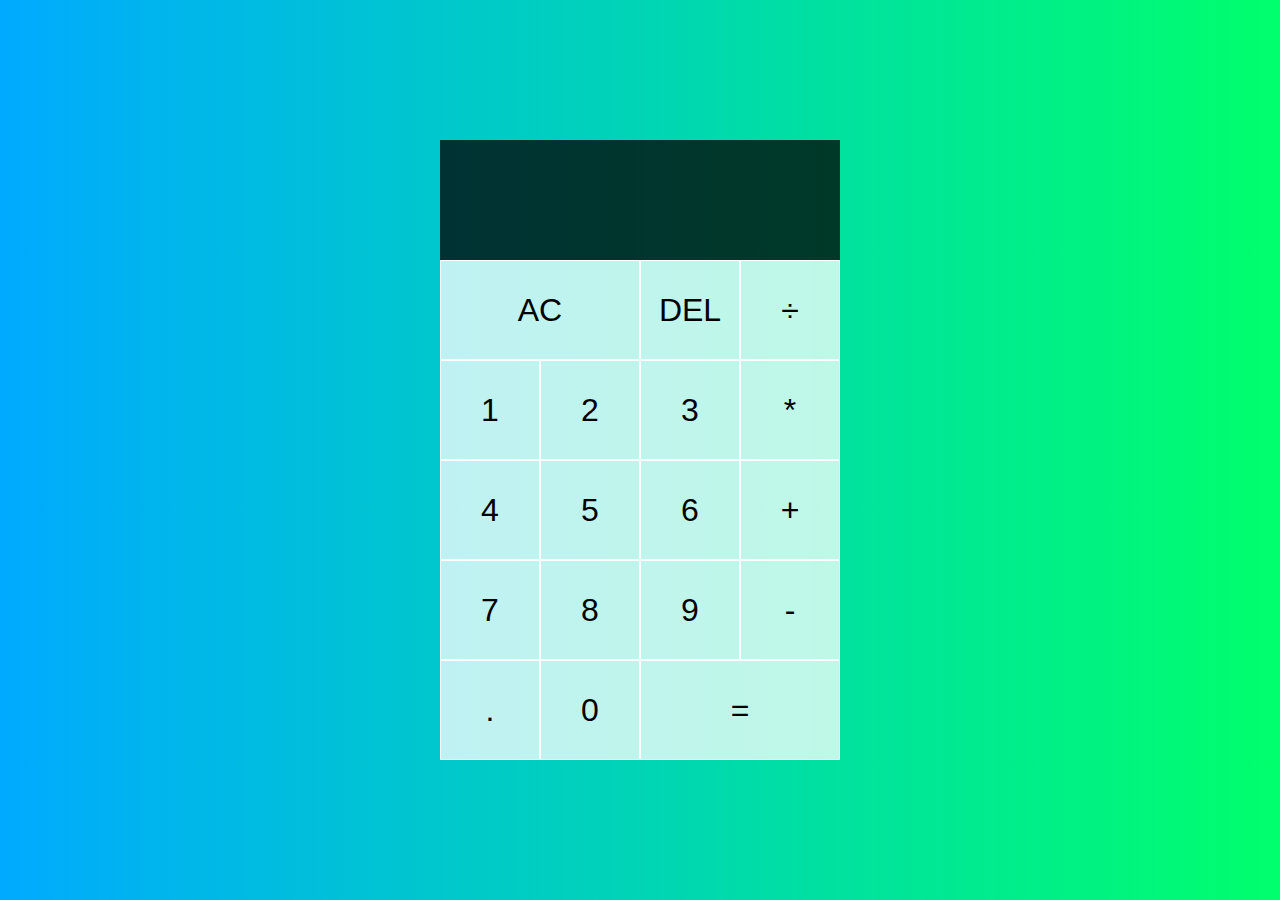
<file: src/calculator/index.html>
<!DOCTYPE html>
<html lang="en">
  <head>
    <meta charset="UTF-8" />
    <meta name="viewport" content="width=device-width, initial-scale=1.0" />
    <title>Calculator</title>
    <link rel="stylesheet" href="styles.css" />
    <script src="script.js" defer></script>
  </head>
  <body>
    <div class="calculator-grid">
      <div class="output">
        <div data-previous-operand class="previous-operand"></div>
        <div data-current-operand class="current-operand"></div>
      </div>
      <button data-all-clear class="span-two">AC</button>
      <button data-delete>DEL</button>
      <button data-operation>÷</button>
      <button data-number>1</button>
      <button data-number>2</button>
      <button data-number>3</button>
      <button data-operation>*</button>
      <button data-number>4</button>
      <button data-number>5</button>
      <button data-number>6</button>
      <button data-operation>+</button>
      <button data-number>7</button>
      <button data-number>8</button>
      <button data-number>9</button>
      <button data-operation>-</button>
      <button data-number>.</button>
      <button data-number>0</button>
      <button data-equals class="span-two">=</button>
    </div>
  </body>
</html>
</file>
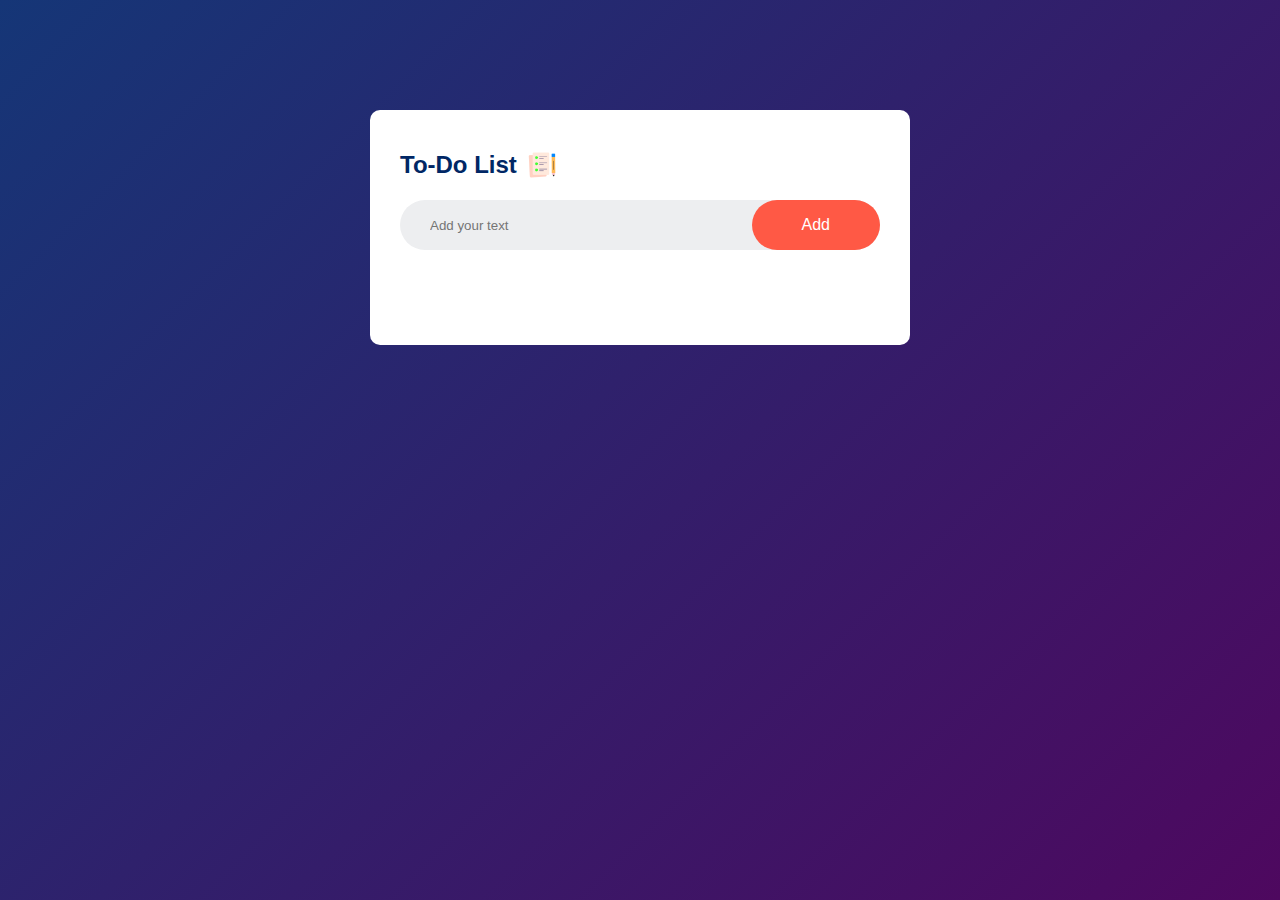
<file: src/todo-list/index.html>
<!DOCTYPE html>
<html lang="en">
  <head>
    <meta charset="UTF-8" />
    <meta name="viewport" content="width=device-width, initial-scale=1.0" />
    <title>To-Do List App</title>
    <link rel="stylesheet" href="style.css" />
  </head>
  <body>
    <div class="container">
      <div class="todo-app">
        <h2>To-Do List <img src="images/icon.png" alt="todo icon" /></h2>
        <div class="row">
          <input type="text" id="input-box" placeholder="Add your text" />
          <button onclick="addTask()">Add</button>
        </div>
        <ul id="list-container"></ul>
      </div>
    </div>
    <script src="script.js"></script>
  </body>
</html>
</file>
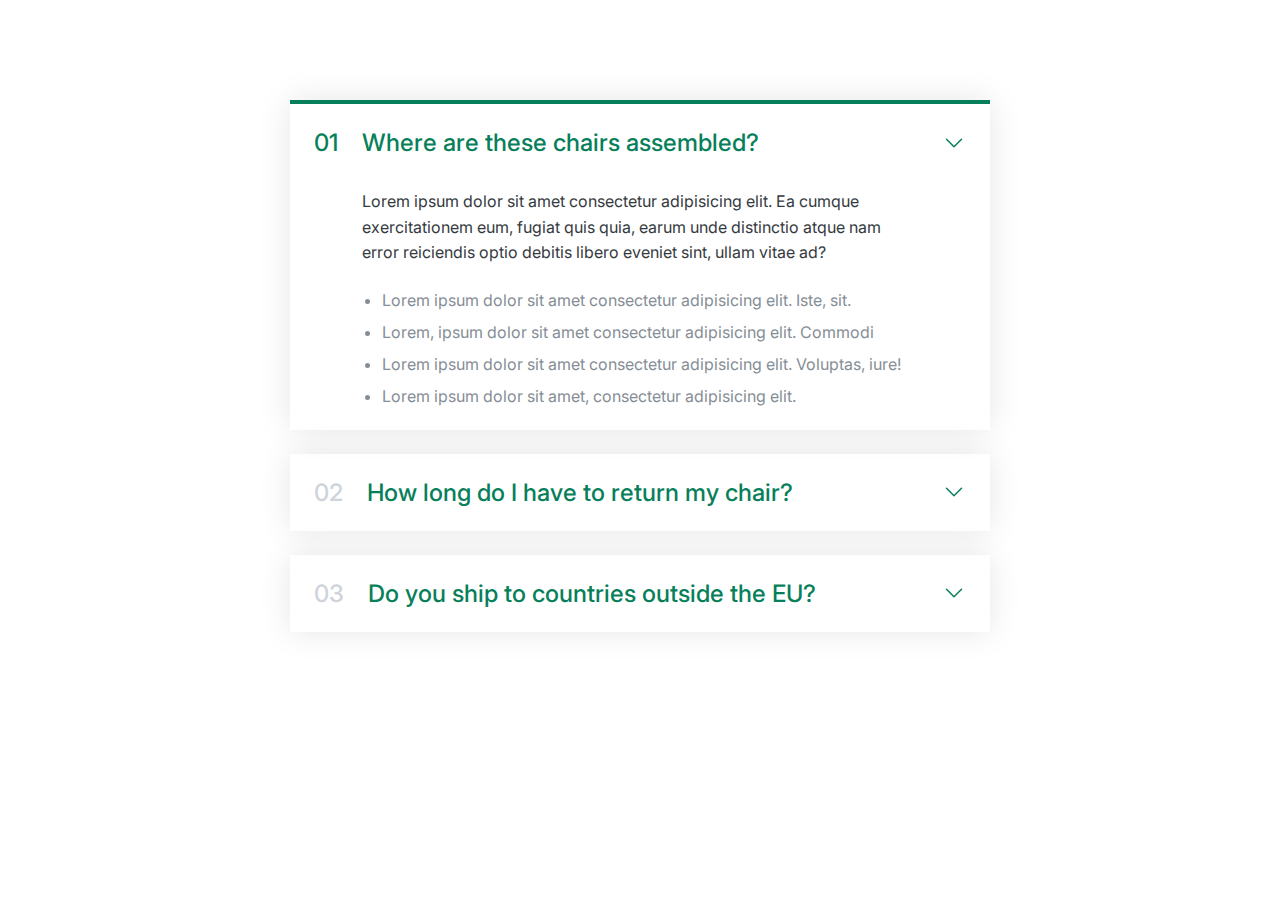
<file: 01-accordion.html>
<!DOCTYPE html>
<head>
  <head>
    <meta charset="UTF-8" />
    <meta
      http-equiv="X-UA-Compatible"
      content="IE-edge"
    />
    <meta
      name="viewport"
      content="width-device-width, initial-scale=1.0"
    />
    <title>Accodion</title>
    <link
      href="https://fonts.googleapis.com/css2?family=Inter:wght@400;500;700&display=swap"
      rel="stylesheet"
    />
    <style>
      /*
        MAIN COLOR: #087f5b
        GREY COLOR :#343a40
      */
      * {
        margin: 0;
        padding: 0;
        box-sizing: border-box;
      }

      body {
        font-family: "Inter", sans-serif;
        color: #343a40;
      }

      .arccodion {
        width: 700px;
        margin: 100px auto;

        display: flex;
        flex-direction: column;
        gap: 24px;
      }

      .item {
        box-shadow: 0 0 32px rgba(0, 0, 0, 0.1);
        padding: 24px;

        display: grid;
        grid-template-columns: auto 1fr auto;
        column-gap: 24px;
        row-gap: 32px;
        align-items: center;
      }

      .text,
      .number {
        font-size: 24px;
        font-weight: 500;
        color: #087f5b;
      }

      .number {
        color: #ced4da;
      }

      .icon {
        width: 24px;
        height: 24px;
        stroke: #087f5b;
      }

      .hidden-box {
        grid-column: 2;
        display: none;
      }

      .hidden-box p {
        line-height: 1.6;
        margin-bottom: 24px;
      }

      .hidden-box ul {
        color: #868e96;
        margin-left: 20px;

        display: flex;
        flex-direction: column;
        gap: 12px;
      }

      .open {
        border-top: 4px solid #087f5b;
      }

      .open .hidden-box {
        display: block;
      }

      .open .number,
      .open .text {
        color: #087f5b;
      }
    </style>
  </head>

  <body>
    <div class="arccodion">
      <div class="item open">
        <p class="number">01</p>
        <p class="text">Where are these chairs assembled?</p>
        <svg
          xmlns="http://www.w3.org/2000/svg"
          fill="none"
          viewBox="0 0 24 24"
          stroke-width="1.5"
          stroke="currentColor"
          class="icon"
        >
          <path
            stroke-linecap="round"
            stroke-linejoin="round"
            d="M19.5 8.25l-7.5 7.5-7.5-7.5"
          />
        </svg>
        <div class="hidden-box">
          <p>
            Lorem ipsum dolor sit amet consectetur adipisicing elit. Ea cumque exercitationem eum, fugiat quis quia,
            earum unde distinctio atque nam error reiciendis optio debitis libero eveniet sint, ullam vitae ad?
          </p>
          <ul>
            <li>Lorem ipsum dolor sit amet consectetur adipisicing elit. Iste, sit.</li>
            <li>Lorem, ipsum dolor sit amet consectetur adipisicing elit. Commodi</li>
            <li>Lorem ipsum dolor sit amet consectetur adipisicing elit. Voluptas, iure!</li>
            <li>Lorem ipsum dolor sit amet, consectetur adipisicing elit.</li>
          </ul>
        </div>
      </div>

      <div class="item">
        <p class="number">02</p>
        <p class="text">How long do I have to return my chair?</p>
        <svg
          xmlns="http://www.w3.org/2000/svg"
          fill="none"
          viewBox="0 0 24 24"
          stroke-width="1.5"
          stroke="currentColor"
          class="icon"
        >
          <path
            stroke-linecap="round"
            stroke-linejoin="round"
            d="M19.5 8.25l-7.5 7.5-7.5-7.5"
          />
        </svg>
        <div class="hidden-box">
          <p>
            Lorem ipsum dolor sit amet consectetur adipisicing elit. Ea cumque exercitationem eum, fugiat quis quia,
            earum unde distinctio atque nam error reiciendis optio debitis libero eveniet sint, ullam vitae ad?
          </p>
          <ul>
            <li>Lorem ipsum dolor sit amet consectetur adipisicing elit. Iste, sit.</li>
            <li>Lorem, ipsum dolor sit amet consectetur adipisicing elit. Commodi</li>
            <li>Lorem ipsum dolor sit amet consectetur adipisicing elit. Voluptas, iure!</li>
            <li>Lorem ipsum dolor sit amet, consectetur adipisicing elit.</li>
          </ul>
        </div>
      </div>

      <div class="item">
        <p class="number">03</p>
        <p class="text">Do you ship to countries outside the EU?</p>
        <svg
          xmlns="http://www.w3.org/2000/svg"
          fill="none"
          viewBox="0 0 24 24"
          stroke-width="1.5"
          stroke="currentColor"
          class="icon"
        >
          <path
            stroke-linecap="round"
            stroke-linejoin="round"
            d="M19.5 8.25l-7.5 7.5-7.5-7.5"
          />
        </svg>
        <div class="hidden-box">
          <p>
            Lorem ipsum dolor sit amet consectetur adipisicing elit. Ea cumque exercitationem eum, fugiat quis quia,
            earum unde distinctio atque nam error reiciendis optio debitis libero eveniet sint, ullam vitae ad?
          </p>
          <ul>
            <li>Lorem ipsum dolor sit amet consectetur adipisicing elit. Iste, sit.</li>
            <li>Lorem, ipsum dolor sit amet consectetur adipisicing elit. Commodi</li>
            <li>Lorem ipsum dolor sit amet consectetur adipisicing elit. Voluptas, iure!</li>
            <li>Lorem ipsum dolor sit amet, consectetur adipisicing elit.</li>
          </ul>
        </div>
      </div>
    </div>
  </body>
</head>
</file>
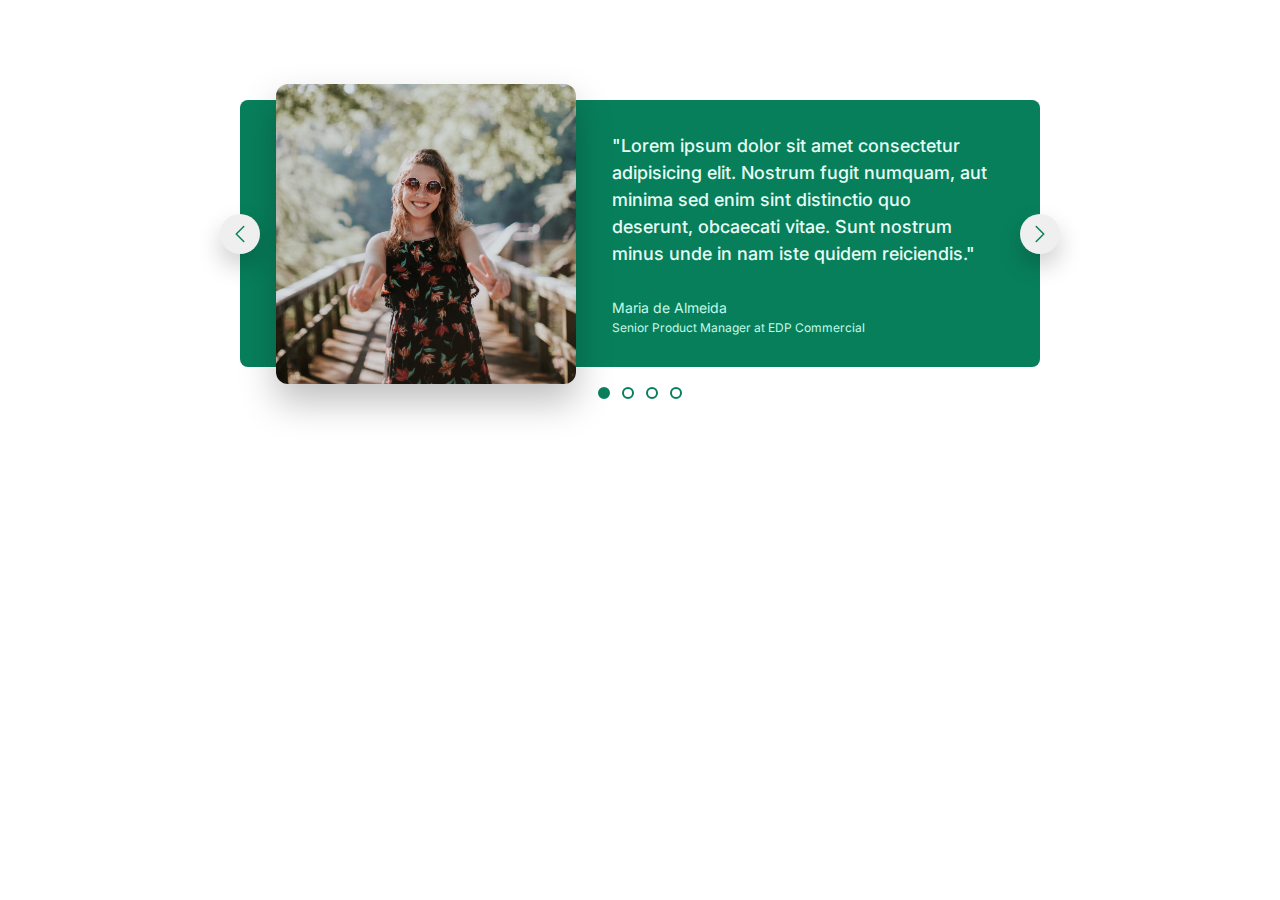
<file: 02-carousel.html>
<!DOCTYPE html>
<head>
  <head>
    <meta charset="UTF-8" />
    <meta
      http-equiv="X-UA-Compatible"
      content="IE-edge"
    />
    <meta
      name="viewport"
      content="width-device-width, initial-scale=1.0"
    />
    <title>Carousel Component</title>
    <link
      href="https://fonts.googleapis.com/css2?family=Inter:wght@400;500;700&display=swap"
      rel="stylesheet"
    />
    <style>
      /*
        MAIN COLOR: #087f5b
        GREY COLOR :#343a40
      */

      :root {
        --clr-main: #087f5b;
      }

      * {
        margin: 0;
        padding: 0;
        box-sizing: border-box;
      }

      body {
        font-family: "Inter", sans-serif;
        color: #343a40;
      }

      img {
        height: 200px;
        border-radius: 8px;
        transform: scale(1.5);
        box-shadow: 0 12px 24px rgba(0, 0, 0, 0.25);
      }

      .carousel {
        width: 800px;
        margin: 100px auto;
        background-color: var(--clr-main);
        /* padding: 32px; */
        /* padding-left: 86px; */
        /* padding-right: 48px; */
        padding: 32px 48px 32px 86px;
        border-radius: 8px;
        position: relative;

        display: flex;
        align-items: center;
        gap: 86px;
      }

      .testimonial-text {
        font-size: 18px;
        font-weight: 500;
        line-height: 1.5;
        margin-bottom: 32px;
        color: #e6fcf5;
      }

      .testimonial-author {
        font-size: 14px;
        margin-bottom: 4px;
        color: #c3fae8;
      }

      .testimonial-job {
        font-size: 12px;
        color: #c3fae8;
      }

      /* CONTROLS */
      .btn {
        bacgkround-color: #fff;
        border: none;
        height: 40px;
        width: 40px;
        position: absolute;
        border-radius: 50%;
        box-shadow: 0 12px 24px rgba(0, 0, 0, 0.2);
        cursor: pointer;

        display: flex;
        align-items: center;
        justify-content: center;
      }

      .btn--left {
        left: 0;
        top: 50%;
        transform: translate(-50%, -50%);
      }
      .btn--right {
        right: 0;
        top: 50%;
        transform: translate(50%, -50%);
      }

      .btn-icon {
        height: 24px;
        width: 24px;
        stroke: var(--clr-main);
      }

      .dots {
        position: absolute;
        left: 50%;
        bottom: 0;
        transform: translate(-50%, 32px);

        display: flex;
        gap: 12px;
      }

      .dot {
        height: 12px;
        width: 12px;
        background-color: #fff;
        border: 2px solid var(--clr-main);
        border-radius: 50%;
        cursor: pointer;
      }

      .dot--fill {
        background-color: var(--clr-main);
      }
    </style>
  </head>
  <body>
    <div class="carousel">
      <img
        src="maria.jpg"
        alt="Maria de Almeida"
      />
      <blockquote calss="testimonial">
        <p class="testimonial-text">
          "Lorem ipsum dolor sit amet consectetur adipisicing elit. Nostrum fugit numquam, aut minima sed enim sint
          distinctio quo deserunt, obcaecati vitae. Sunt nostrum minus unde in nam iste quidem reiciendis."
        </p>
        <p class="testimonial-author">Maria de Almeida</p>
        <p class="testimonial-job">Senior Product Manager at EDP Commercial</p>
      </blockquote>

      <button class="btn btn--left">
        <svg
          xmlns="http://www.w3.org/2000/svg"
          fill="none"
          viewBox="0 0 24 24"
          stroke-width="1.5"
          stroke="currentColor"
          class="btn-icon"
        >
          <path
            stroke-linecap="round"
            stroke-linejoin="round"
            d="M15.75 19.5L8.25 12l7.5-7.5"
          />
        </svg>
      </button>
      <button class="btn btn--right">
        <svg
          xmlns="http://www.w3.org/2000/svg"
          fill="none"
          viewBox="0 0 24 24"
          stroke-width="1.5"
          stroke="currentColor"
          class="btn-icon"
        >
          <path
            stroke-linecap="round"
            stroke-linejoin="round"
            d="M8.25 4.5l7.5 7.5-7.5 7.5"
          />
        </svg>
      </button>
      <div class="dots">
        <button class="dot dot--fill">&nbsp;</button>
        <button class="dot">&nbsp;</button>
        <button class="dot">&nbsp;</button>
        <button class="dot">&nbsp;</button>
      </div>
    </div>
  </body>
</head>
</file>
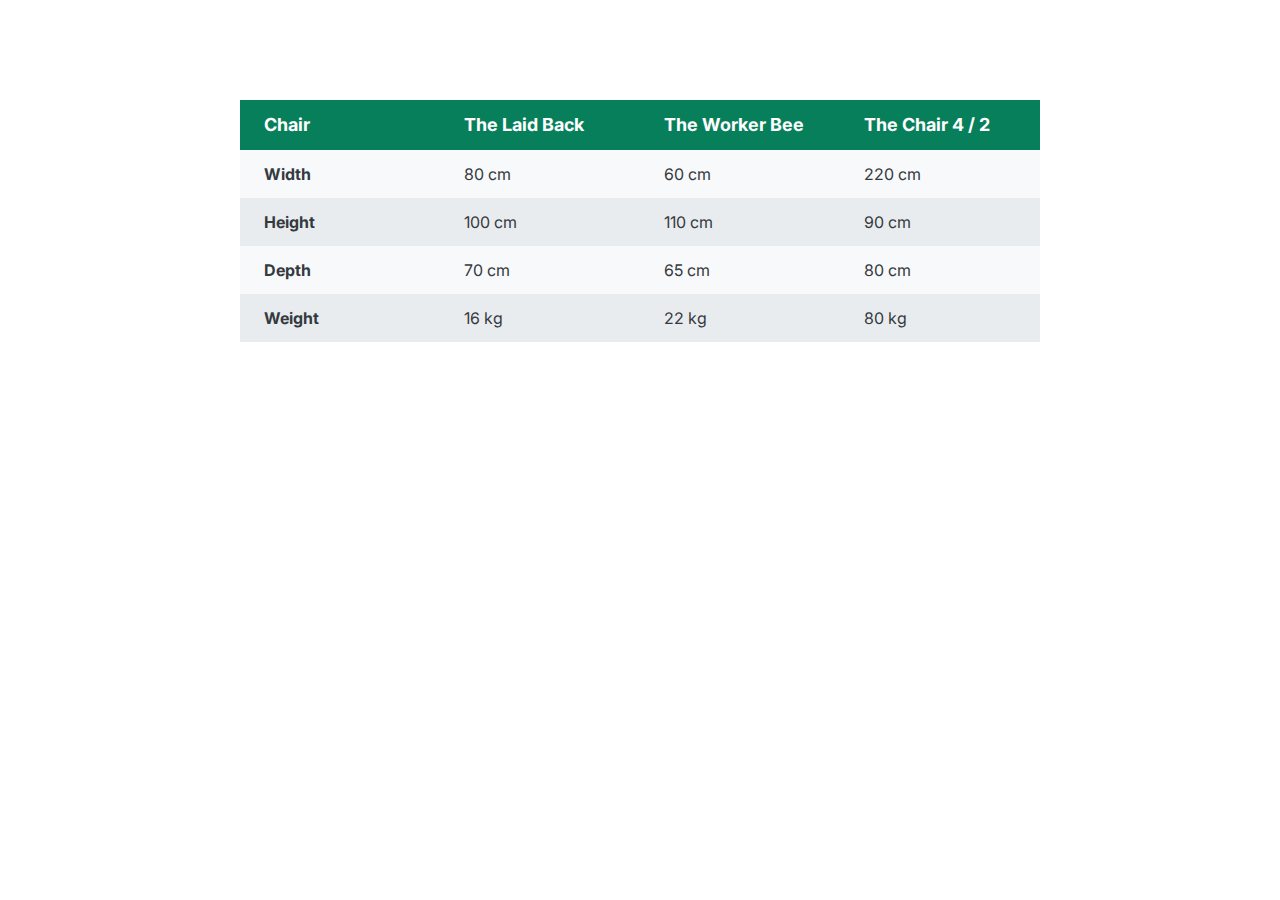
<file: 03-table.html>
<!DOCTYPE html>
<head>
  <head>
    <meta charset="UTF-8" />
    <meta
      http-equiv="X-UA-Compatible"
      content="IE-edge"
    />
    <meta
      name="viewport"
      content="width-device-width, initial-scale=1.0"
    />
    <title>Table Component</title>
    <link
      href="https://fonts.googleapis.com/css2?family=Inter:wght@400;500;700&display=swap"
      rel="stylesheet"
    />
    <style>
      /*
        MAIN COLOR: #087f5b
        GREY COLOR :#343a40
      */

      :root {
        --clr-main: #087f5b;
      }

      * {
        margin: 0;
        padding: 0;
        box-sizing: border-box;
      }

      body {
        font-family: "Inter", sans-serif;
        color: #343a40;
        line-height: 1;
        display: flex;
        justify-content: center;
      }

      table {
        width: 800px;
        margin-top: 100px;
        /* border: 1px solid #343a40; */
        border-collapse: collapse;
      }

      th,
      td {
        /* border: 1px solid #343a40; */
        padding: 16px 24px;
        text-align: left;
      }

      thead th {
        background-color: var(--clr-main);
        color: #fff;
        width: 25%;
        font-size: 18px;
      }

      thead tr {
        background-color: var(--clr-main);
        color: #fff;
      }

      tbody th {
        width: 25%;
      }

      tbody tr:nth-child(odd) {
        background-color: #f8f9fa;
      }

      tbody tr:nth-child(even) {
        background-color: #e9ecef;
      }
    </style>
  </head>
  <body>
    <table>
      <thead>
        <tr>
          <th>Chair</th>
          <th>The Laid Back</th>
          <th>The Worker Bee</th>
          <th>The Chair 4 / 2</th>
        </tr>
      </thead>

      <tbody>
        <tr>
          <th>Width</th>
          <td>80 cm</td>
          <td>60 cm</td>
          <td>220 cm</td>
        </tr>
        <tr>
          <th>Height</th>
          <td>100 cm</td>
          <td>110 cm</td>
          <td>90 cm</td>
        </tr>
        <tr>
          <th>Depth</th>
          <td>70 cm</td>
          <td>65 cm</td>
          <td>80 cm</td>
        </tr>
        <tr>
          <th>Weight</th>
          <td>16 kg</td>
          <td>22 kg</td>
          <td>80 kg</td>
        </tr>
      </tbody>
    </table>
  </body>
</head>
</file>
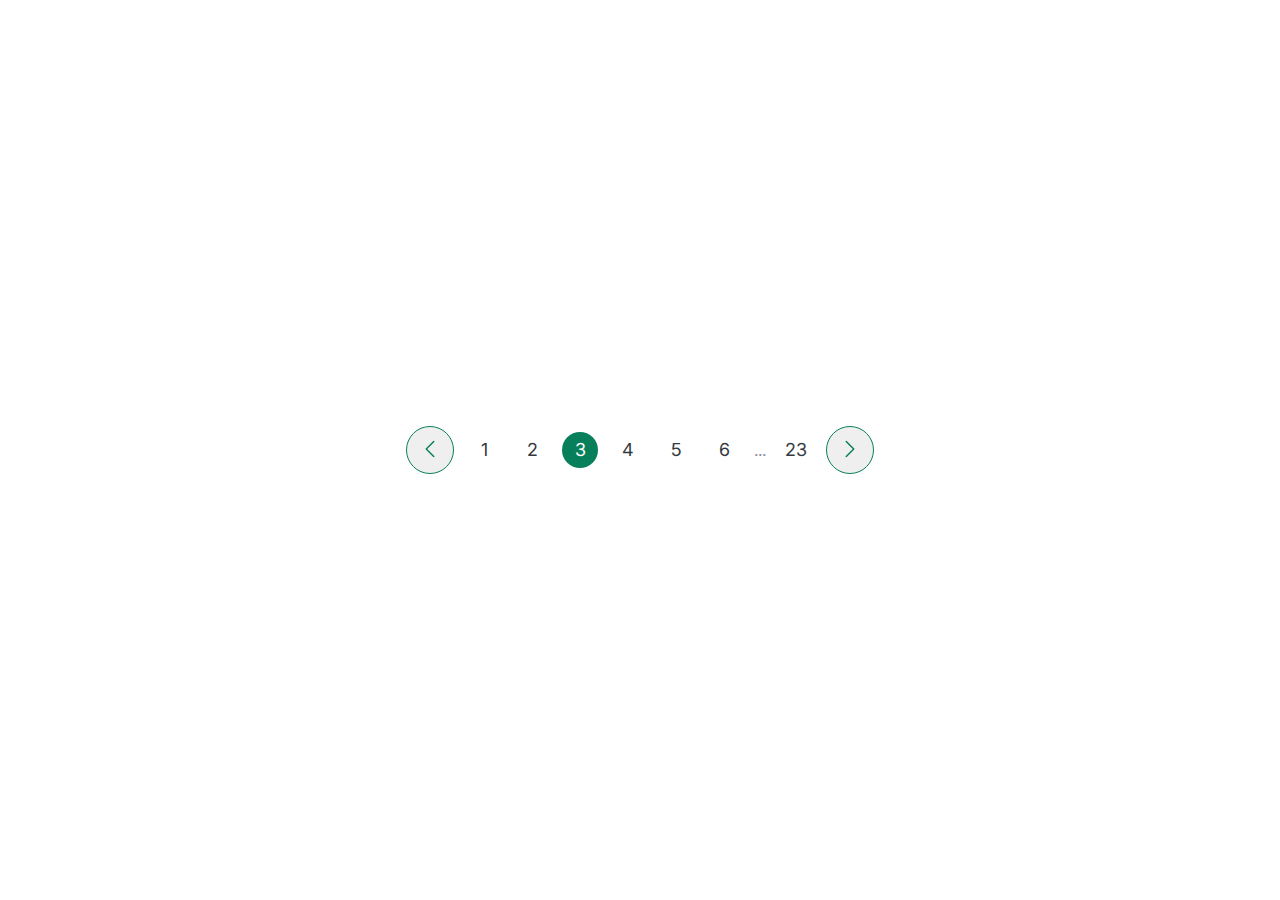
<file: 04-pagination.html>
<!DOCTYPE html>
<head>
  <head>
    <meta charset="UTF-8" />
    <meta http-equiv="X-UA-Compatible" content="IE-edge" />
    <meta name="viewport" content="width-device-width, initial-scale=1.0" />
    <title>Paginaiton Component</title>
    <link href="https://fonts.googleapis.com/css2?family=Inter:wght@400;500;700&display=swap" rel="stylesheet" />
    <style>
      /*
        MAIN COLOR: #087f5b
        GREY COLOR :#343a40
      */

      :root {
        --clr-main: #087f5b;
      }

      * {
        margin: 0;
        padding: 0;
        box-sizing: border-box;
      }

      body {
        font-family: "Inter", sans-serif;
        color: #343a40;
        line-height: 1;
        height: 100vh;
        display: flex;
        justify-content: center;
        align-items: center;
      }

      .pagination {
        display: flex;
        align-items: center;
        gap: 12px;
      }

      .btn {
        border: 1px solid var(--clr-main);
        height: 48px;
        width: 48px;
        border-radius: 50%;
        background-color: none;
        cursor: pointer;
      }

      .btn:hover {
        background-color: var(--clr-main);
      }

      .btn-icon:hover {
        stroke: #fff;
      }

      .page-link {
      }

      .page-link:link,
      .page-link:visited {
        font-size: 18px;
        color: #343a40;
        text-decoration: none;
        width: 36px;
        height: 36px;
        border-radius: 50%;
        display: flex;
        align-items: center;
        justify-content: center;
      }

      .page-link:hover,
      .page-link:active,
      .page-link.page-link--current {
        background-color: var(--clr-main);
        color: #fff;
      }

      .btn-icon {
        height: 24px;
        width: 24px;
        stroke: var(--clr-main);
      }

      .dots {
        color: #868e96;
      }
    </style>
  </head>
  <body>
    <div class="pagination">
      <button class="btn">
        <svg
          xmlns="http://www.w3.org/2000/svg"
          fill="none"
          viewBox="0 0 24 24"
          stroke-width="1.5"
          stroke="currentColor"
          class="btn-icon"
        >
          <path stroke-linecap="round" stroke-linejoin="round" d="M15.75 19.5L8.25 12l7.5-7.5" />
        </svg>
      </button>
      <a href="#" class="page-link">1</a>
      <a href="#" class="page-link">2</a>
      <a href="#" class="page-link page-link--current">3</a>
      <a href="#" class="page-link">4</a>
      <a href="#" class="page-link">5</a>
      <a href="#" class="page-link">6</a>
      <span class="dots">...</span>
      <a href="#" class="page-link">23</a>
      <button class="btn">
        <svg
          xmlns="http://www.w3.org/2000/svg"
          fill="none"
          viewBox="0 0 24 24"
          stroke-width="1.5"
          stroke="currentColor"
          class="btn-icon"
        >
          <path stroke-linecap="round" stroke-linejoin="round" d="M8.25 4.5l7.5 7.5-7.5 7.5" />
        </svg>
      </button>
    </div>
  </body>
</head>
</file>
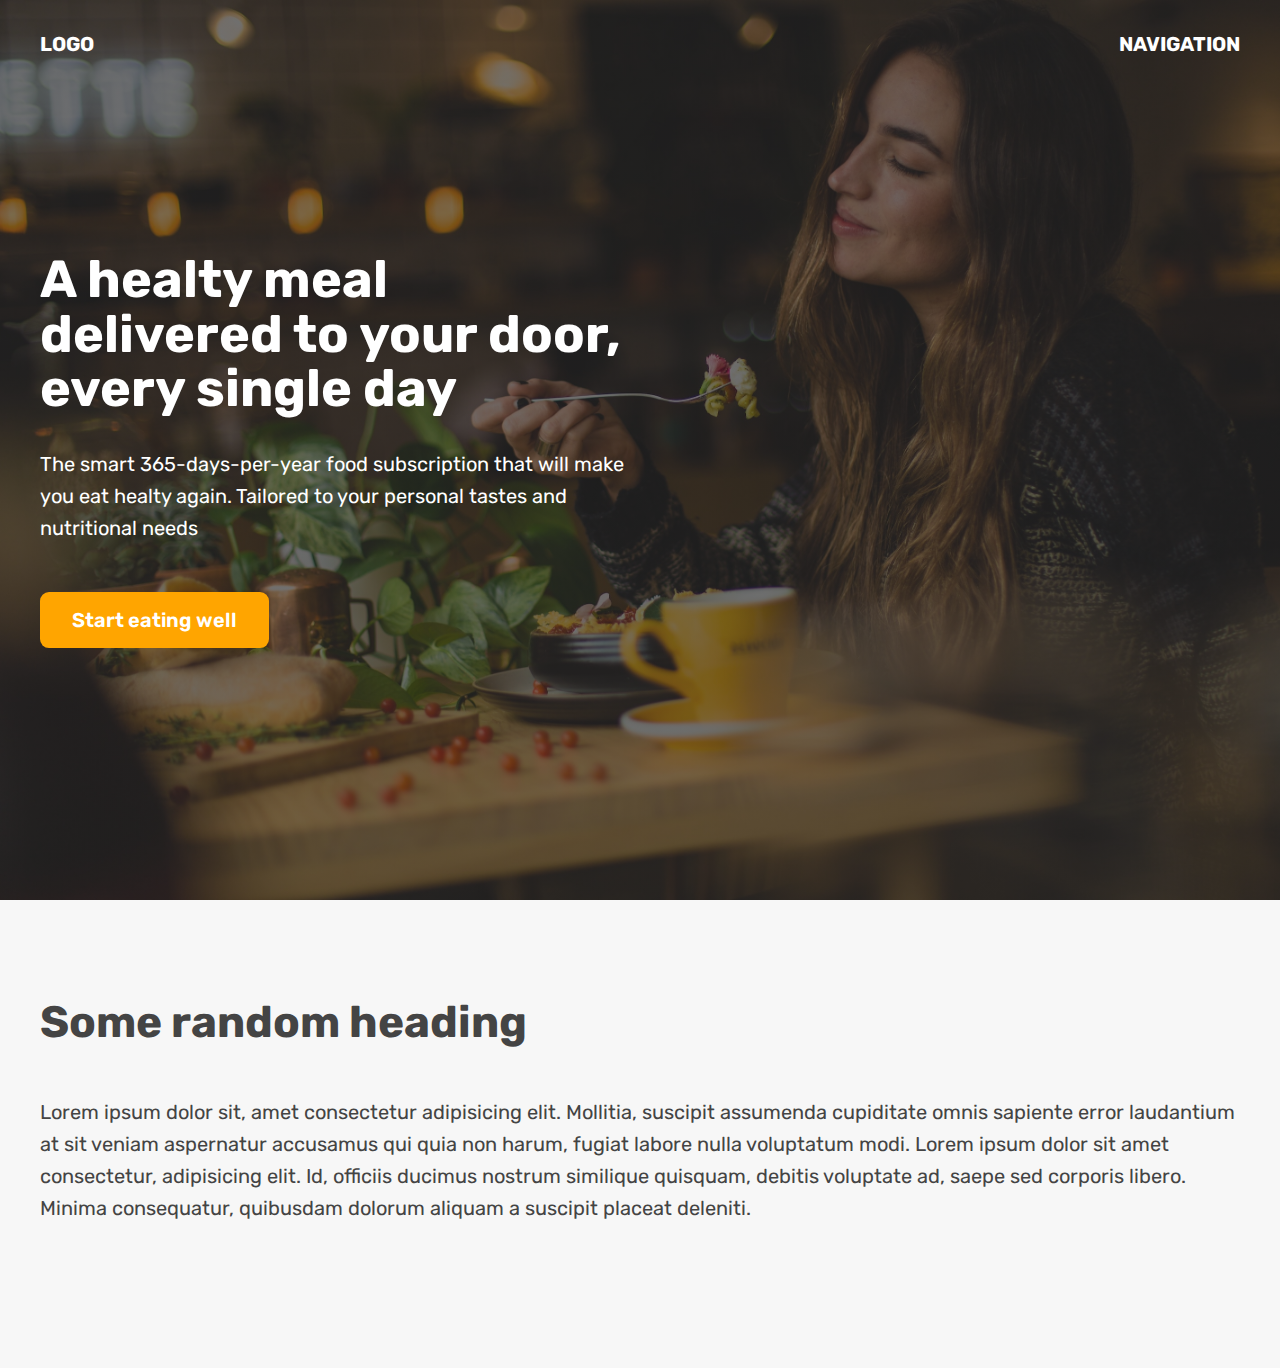
<file: 05.hero.html>
<!DOCTYPE html>
<head lang="en">
  <head>
    <meta charset="UTF-8" />
    <meta http-equiv="X-UA-Compatible" content="IE-edge" />
    <meta name="viewport" content="width-device-width, initial-scale=1.0" />
    <title>Omnifood Hero Section</title>
    <link rel="preconnect" href="https://fonts.googleapis.com" />
    <link rel="preconnect" href="https://fonts.gstatic.com" crossorigin />
    <link href="https://fonts.googleapis.com/css2?family=Rubik:wght@400;500;700&display=swap" rel="stylesheet" />
    <style>
      * {
        margin: 0;
        padding: 0;
        box-sizing: border-box;
      }

      html {
        font-family: "Rubik", sans-serif;
        color: #444;
      }

      .container {
        margin: 0 auto;
        width: 1200px;
      }

      header {
        height: 100vh;
        position: relative;

        background-image: linear-gradient(rgba(34, 34, 34, 0.6), rgb(34, 34, 34, 0.6)), url(hero.jpg);
        /* background-image: url(hero.jpg); */
        background-size: cover;
        color: #fff;
      }

      nav {
        font-size: 20px;
        font-weight: 700;
        display: flex;
        justify-content: space-between;
        padding-top: 32px;
        /* background-image: linear-gradient(to left, red, blue); */
      }

      .header-container {
        width: 1200px;
        position: absolute;

        /* In relation to Parent size */
        left: 50%;
        top: 50%;

        /* In relation to Element size */
        transform: translate(-50%, -50%);

        /* text-align: center; */
      }

      .header-container-inner {
        width: 50%;
      }

      h1 {
        font-size: 52px;
        margin-bottom: 32px;
        line-height: 1.05;
      }

      p {
        font-size: 20px;
        line-height: 1.6;
        margin-bottom: 48px;
      }

      .btn:link,
      .btn:visited {
        font-size: 20px;
        font-weight: 600;

        color: #fff;
        text-decoration: none;
        display: inline-block;
        padding: 16px 32px;
        border-radius: 9px;
        background-color: orange;
      }

      h2 {
        font-size: 44px;
        margin-bottom: 48px;
      }

      section {
        padding: 96px 0;
        background-color: #f7f7f7;
      }
    </style>
  </head>
  <body>
    <header>
      <nav class="container">
        <div>LOGO</div>
        <div>NAVIGATION</div>
      </nav>

      <div class="header-container">
        <div class="header-container-inner">
          <h1>A healty meal delivered to your door, every single day</h1>
          <p>
            The smart 365-days-per-year food subscription that will make you eat healty again. Tailored to your personal
            tastes and nutritional needs
          </p>
          <a href="#" class="btn">Start eating well</a>
        </div>
      </div>
    </header>

    <section>
      <div class="container">
        <h2>Some random heading</h2>
        <p>
          Lorem ipsum dolor sit, amet consectetur adipisicing elit. Mollitia, suscipit assumenda cupiditate omnis
          sapiente error laudantium at sit veniam aspernatur accusamus qui quia non harum, fugiat labore nulla
          voluptatum modi. Lorem ipsum dolor sit amet consectetur, adipisicing elit. Id, officiis ducimus nostrum
          similique quisquam, debitis voluptate ad, saepe sed corporis libero. Minima consequatur, quibusdam dolorum
          aliquam a suscipit placeat deleniti.
        </p>
      </div>
    </section>
  </body>
</head>
</file>
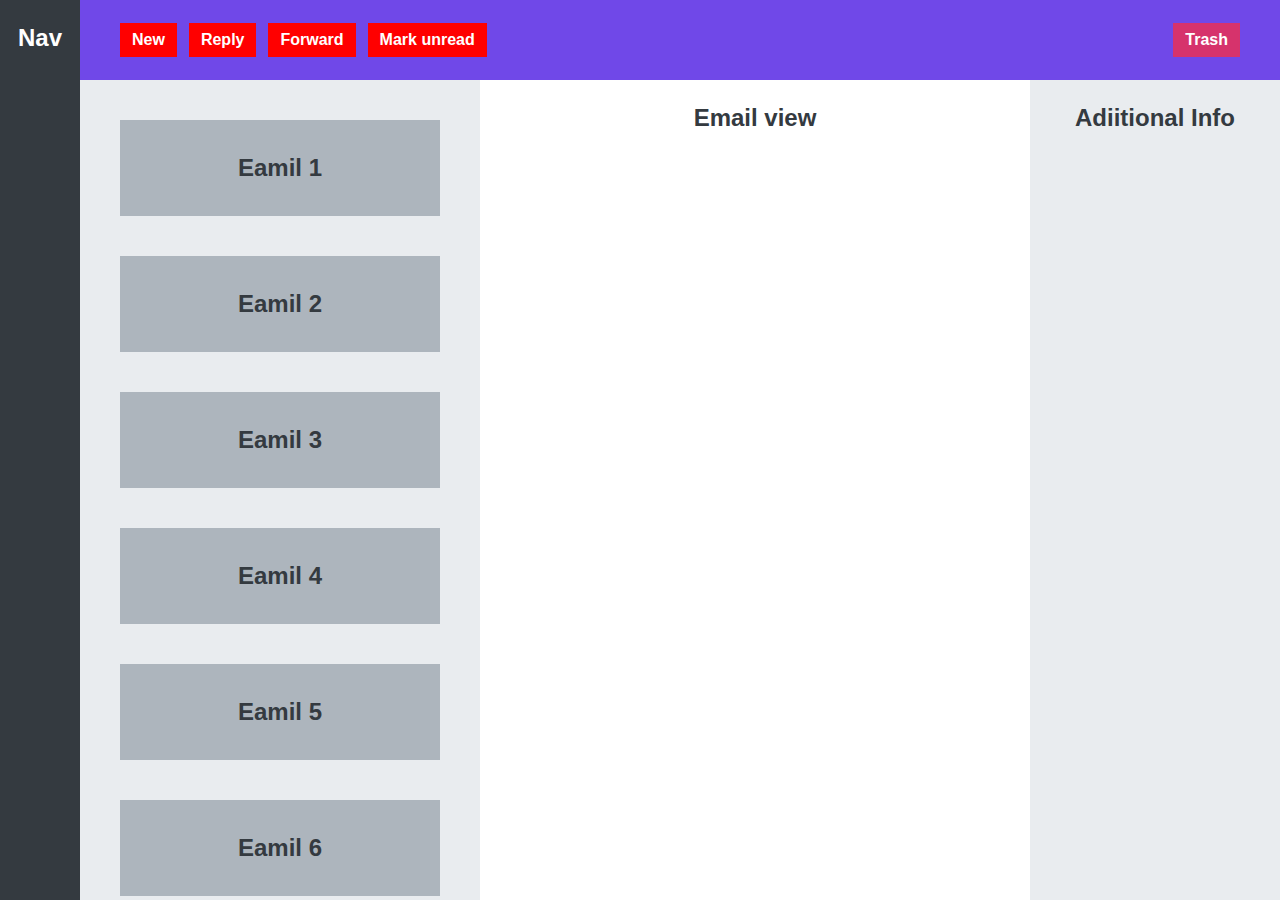
<file: 06-app-layout.html>
<!DOCTYPE html>
<html lang="en">
  <head>
    <meta charset="UTF-8" />
    <meta http-equiv="X-UA-Compatible" content="IE=edge" />
    <meta name="viewport" content="width=device-width, initial-scale=1.0" />
    <title>App Layout</title>
    <style>
      * {
        margin: 0;
        padding: 0;
        box-sizing: border-box;
      }

      body {
        font-family: sans-serif;
        color: #343a40;
        font-size: 24px;
        height: 100vh;
        text-align: center;
        font-weight: bold;

        display: grid;
        grid-template-columns: 80px 400px 1fr 250px;
        grid-template-rows: 80px 1fr;
      }

      nav,
      section,
      main,
      aside {
        padding-top: 24px;
      }

      nav {
        background-color: #343a40;
        color: #fff;
        grid-row: 1 / -1;
      }

      menu {
        background-color: #7048e8;
        grid-column: 2 / -1;

        display: flex;
        align-items: center;
        gap: 12px;
        padding: 0 40px;
      }

      button {
        display: inline-block;
        font-size: 16px;
        font-weight: bold;
        background-color: #5f3dc4;
        border: none;
        cursor: pointer;
        color: #fff;
        padding: 8px 12px;
      }

      button {
        background-color: red;
      }

      button:last-child {
        background-color: #d6336c;
        margin-left: auto;
      }

      section {
        background-color: #e9ecef;
        padding: 40px;

        /* How elements that don't fit into container appear */
        overflow: scroll;

        display: flex;
        flex-direction: column;
        gap: 40px;
      }

      .email {
        background-color: #adb5bd;
        height: 96px;
        flex-shrink: 0;

        display: flex;
        justify-content: center;
        align-items: center;
      }

      aside {
        background-color: #e9ecef;
      }
    </style>
  </head>
  <body>
    <nav>Nav</nav>
    <menu>
      <button>New</button>
      <button>Reply</button>
      <button>Forward</button>
      <button>Mark unread</button>
      <button>Trash</button>
    </menu>
    <section>
      <div class="email">Eamil 1</div>
      <div class="email">Eamil 2</div>
      <div class="email">Eamil 3</div>
      <div class="email">Eamil 4</div>
      <div class="email">Eamil 5</div>
      <div class="email">Eamil 6</div>
      <div class="email">Eamil 7</div>
      <div class="email">Eamil 8</div>
      <div class="email">Eamil 9</div>
      <div class="email">Eamil 10</div>
    </section>
    <main>Email view</main>
    <aside>Adiitional Info</aside>
  </body>
</html>
</file>
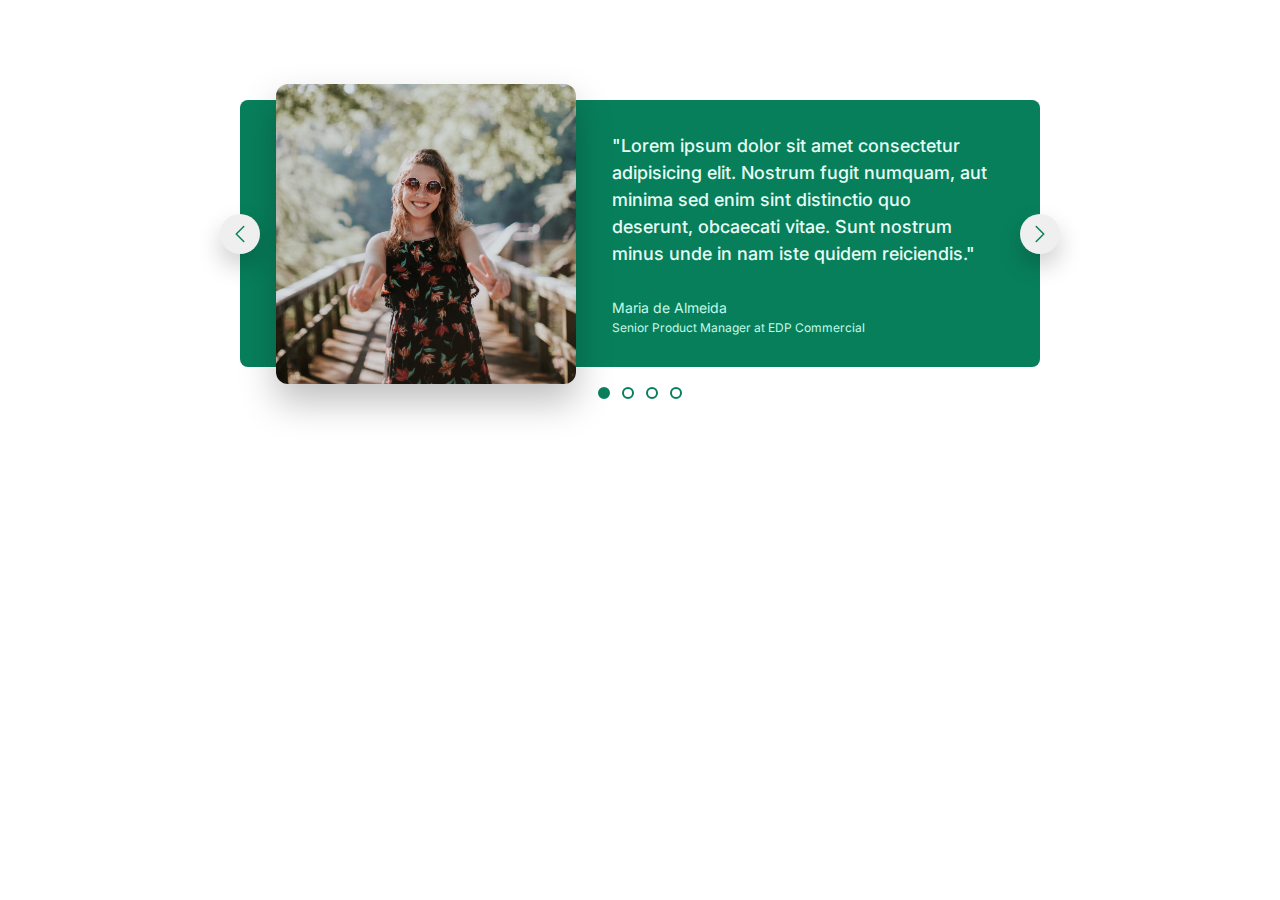
<file: src/02-carousel.html>
<!DOCTYPE html>
<head>
  <head>
    <meta charset="UTF-8" />
    <meta http-equiv="X-UA-Compatible" content="IE-edge" />
    <meta name="viewport" content="width-device-width, initial-scale=1.0" />
    <title>Carousel Component</title>
    <link href="https://fonts.googleapis.com/css2?family=Inter:wght@400;500;700&display=swap" rel="stylesheet" />
    <style>
      /*
        MAIN COLOR: #087f5b
        GREY COLOR :#343a40
      */

      :root {
        --clr-main: #087f5b;
      }

      * {
        margin: 0;
        padding: 0;
        box-sizing: border-box;
      }

      body {
        font-family: "Inter", sans-serif;
        color: #343a40;
      }

      img {
        height: 200px;
        border-radius: 8px;
        transform: scale(1.5);
        box-shadow: 0 12px 24px rgba(0, 0, 0, 0.25);
      }

      .carousel {
        width: 800px;
        margin: 100px auto;
        background-color: var(--clr-main);
        /* padding: 32px; */
        /* padding-left: 86px; */
        /* padding-right: 48px; */
        padding: 32px 48px 32px 86px;
        border-radius: 8px;
        position: relative;

        display: flex;
        align-items: center;
        gap: 86px;
      }

      .testimonial-text {
        font-size: 18px;
        font-weight: 500;
        line-height: 1.5;
        margin-bottom: 32px;
        color: #e6fcf5;
      }

      .testimonial-author {
        font-size: 14px;
        margin-bottom: 4px;
        color: #c3fae8;
      }

      .testimonial-job {
        font-size: 12px;
        color: #c3fae8;
      }

      /* CONTROLS */
      .btn {
        bacgkround-color: #fff;
        border: none;
        height: 40px;
        width: 40px;
        position: absolute;
        border-radius: 50%;
        box-shadow: 0 12px 24px rgba(0, 0, 0, 0.2);
        cursor: pointer;

        display: flex;
        align-items: center;
        justify-content: center;
      }

      .btn--left {
        left: 0;
        top: 50%;
        transform: translate(-50%, -50%);
      }
      .btn--right {
        right: 0;
        top: 50%;
        transform: translate(50%, -50%);
      }

      .btn-icon {
        height: 24px;
        width: 24px;
        stroke: var(--clr-main);
      }

      .dots {
        position: absolute;
        left: 50%;
        bottom: 0;
        transform: translate(-50%, 32px);

        display: flex;
        gap: 12px;
      }

      .dot {
        height: 12px;
        width: 12px;
        background-color: #fff;
        border: 2px solid var(--clr-main);
        border-radius: 50%;
        cursor: pointer;
      }

      .dot--fill {
        background-color: var(--clr-main);
      }
    </style>
  </head>
  <body>
    <div class="carousel">
      <img src="./resources/images/maria.jpg" alt="Maria de Almeida" />
      <blockquote calss="testimonial">
        <p class="testimonial-text">
          "Lorem ipsum dolor sit amet consectetur adipisicing elit. Nostrum fugit numquam, aut minima sed enim sint
          distinctio quo deserunt, obcaecati vitae. Sunt nostrum minus unde in nam iste quidem reiciendis."
        </p>
        <p class="testimonial-author">Maria de Almeida</p>
        <p class="testimonial-job">Senior Product Manager at EDP Commercial</p>
      </blockquote>

      <button class="btn btn--left">
        <svg
          xmlns="http://www.w3.org/2000/svg"
          fill="none"
          viewBox="0 0 24 24"
          stroke-width="1.5"
          stroke="currentColor"
          class="btn-icon"
        >
          <path stroke-linecap="round" stroke-linejoin="round" d="M15.75 19.5L8.25 12l7.5-7.5" />
        </svg>
      </button>
      <button class="btn btn--right">
        <svg
          xmlns="http://www.w3.org/2000/svg"
          fill="none"
          viewBox="0 0 24 24"
          stroke-width="1.5"
          stroke="currentColor"
          class="btn-icon"
        >
          <path stroke-linecap="round" stroke-linejoin="round" d="M8.25 4.5l7.5 7.5-7.5 7.5" />
        </svg>
      </button>
      <div class="dots">
        <button class="dot dot--fill">&nbsp;</button>
        <button class="dot">&nbsp;</button>
        <button class="dot">&nbsp;</button>
        <button class="dot">&nbsp;</button>
      </div>
    </div>
  </body>
</head>
</file>
<file: src/calculator/styles.css>
*,
*::before,
*::after {
  box-sizing: border-box;
  font-family: Gotham Rounded, sans-serif;
  font-weight: normal;
}

body {
  padding: 0;
  margin: 0;
  background: linear-gradient(to right, #00AAFF, #00FF6C);
}

.calculator-grid {
  display: grid;
  justify-content: center;
  align-content: center;
  min-height: 100vh;
  grid-template-columns: repeat(4, 100px);
  grid-template-rows: minmax(120px, auto) repeat(5, 100px);
}

.calculator-grid>button {
  cursor: pointer;
  font-size: 2rem;
  border: 1px solid white;
  outline: none;
  background-color: rgba(255, 255, 255, .75);
}

.calculator-grid>button:hover {
  background-color: rgba(255, 255, 255, .9);
}

.span-two {
  grid-column: span 2;
}

.output {
  grid-column: 1 / -1;
  background-color: rgba(0, 0, 0, .75);
  display: flex;
  align-items: flex-end;
  justify-content: space-around;
  flex-direction: column;
  padding: 10px;
  word-wrap: break-word;
  word-break: break-all;
}

.output .previous-operand {
  color: rgba(255, 255, 255, .75);
  font-size: 1.5rem;
}

.output .current-operand {
  color: white;
  font-size: 2.5rem;
}
</file>
<file: src/todo-list/style.css>
* {
  margin: 0;
  padding: 0;
  font-family: 'Poppins', sans-serif;
  box-sizing: border-box;
}

.container {
  width: 100%;
  min-height: 100vh;
  background: linear-gradient(135deg, #153677, #4e085f);
  padding: 10px;
}

.todo-app {
  width: 100%;
  max-width: 540px;
  background: #fff;
  margin: 100px auto 20px;
  padding: 40px 30px 70px;
  border-radius: 10px;
}

.todo-app h2 {
  color: #002765;
  display: flex;
  align-items: center;
  margin-bottom: 20px;
}

.todo-app h2 img {
  width: 30px;
  margin-left: 10px;
}

.row {
  display: flex;
  align-items: center;
  justify-content: space-between;
  background: #edeef0;
  border-radius: 30px;
  padding-left: 20px;
  margin-bottom: 25px;
}

input {
  flex: 1;
  border: none;
  outline: none;
  background: transparent;
  padding: 10px;
  font-weight: 14px;
}

button {
  border: none;
  outline: none;
  padding: 16px 50px;
  background: #ff5945;
  color: #fff;
  font-size: 16px;
  cursor: pointer;
  border-radius: 40px;
}

button:hover,
button:focus {
  border: 1px solid dodgerblue;
}

ul li {
  list-style: none;
  font-size: 17px;
  padding: 12px 8px 12px 50px;
  user-select: none;
  cursor: pointer;
  position: relative;
}

ul li::before {
  content: '';
  position: absolute;
  height: 28px;
  width: 28px;
  border-radius: 50%;
  background-image: url(images/unchecked.png);
  background-size: cover;
  background-position: center;
  top: 12px;
  left: 8px;
}

ul li.checked {
  color: #555;
  text-decoration: line-through;
}

ul li.checked::before {
  background-image: url(images/checked.png);
}

ul li span {
  position: absolute;
  right: 0;
  top: 5px;
  width: 40px;
  height: 40px;
  font-size: 22px;
  color: #555;
  line-height: 40px;
  text-align: center;
  border-radius: 50%;
}

ul li span:hover {
  background: #edeef0;
}
</file>
